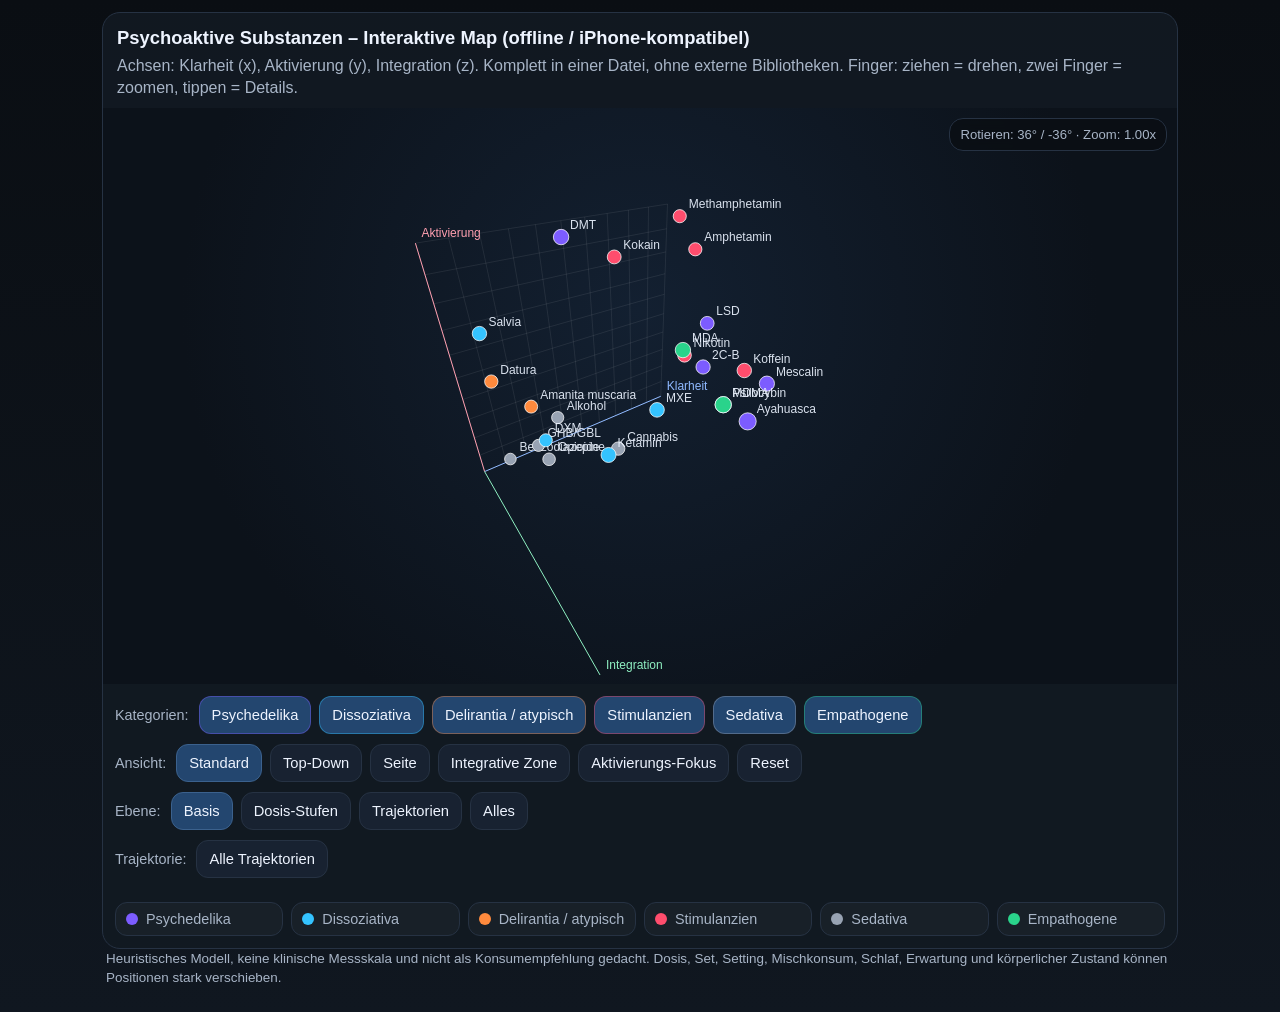
<file: index.html>
<!DOCTYPE html>
<html lang="de">
<head>
<meta charset="UTF-8">
<meta name="viewport" content="width=device-width, initial-scale=1, viewport-fit=cover">
<title>Psychoaktive Substanzen – Interaktive Map (lokal gehostet)</title>
<link rel="stylesheet" href="styles.css">
</head>
<body>
<div class="wrap">
  <div class="card">
    <div class="header">
      <h1>Psychoaktive Substanzen – Interaktive Map (offline / iPhone-kompatibel)</h1>
      <p>Achsen: Klarheit (x), Aktivierung (y), Integration (z). Komplett in einer Datei, ohne externe Bibliotheken. Finger: ziehen = drehen, zwei Finger = zoomen, tippen = Details.</p>
    </div>
    <div class="canvas-wrap">
      <canvas id="c"></canvas>
      <div class="hud" id="hud">Rotieren: 0° / 0° · Zoom: 1.00x</div>
      <div class="tooltip" id="tip"></div>
    </div>
    <div class="controls">
      <div class="row" id="catRow"><span class="label">Kategorien:</span></div>
      <div class="row">
        <span class="label">Ansicht:</span>
        <button data-view="default" class="active">Standard</button>
        <button data-view="top">Top-Down</button>
        <button data-view="side">Seite</button>
        <button data-view="integrative">Integrative Zone</button>
        <button data-view="activation">Aktivierungs-Fokus</button>
        <button id="resetBtn">Reset</button>
      </div>
      <div class="row">
        <span class="label">Ebene:</span>
        <button data-layer="base" class="active">Basis</button>
        <button data-layer="dose">Dosis-Stufen</button>
        <button data-layer="trajectories">Trajektorien</button>
        <button data-layer="all">Alles</button>
      </div>
      <div class="row">
        <span class="label">Trajektorie:</span>
        <select id="trajSelect"><option value="all">Alle Trajektorien</option></select>
      </div>
    </div>
    <div class="legend" id="legend"></div>
  </div>
  <div class="footer">Heuristisches Modell, keine klinische Messskala und nicht als Konsumempfehlung gedacht. Dosis, Set, Setting, Mischkonsum, Schlaf, Erwartung und körperlicher Zustand können Positionen stark verschieben.</div>
</div>
<script src="app.js"></script>
</body>
</html>
</file>
<file: styles.css>
:root{--bg:#0b0f14;--panel:#121922;--panel2:#182231;--text:#eef4ff;--muted:#a8b5c7;--border:#263243;--accent:#5aa0ff}
  *{box-sizing:border-box;-webkit-tap-highlight-color:transparent}
  body{margin:0;font-family:-apple-system,BlinkMacSystemFont,"Segoe UI",Roboto,Helvetica,Arial,sans-serif;background:linear-gradient(180deg,#0a0e13,#101720);color:var(--text)}
  .wrap{max-width:1100px;margin:0 auto;padding:12px}
  .card{background:rgba(18,25,34,.92);border:1px solid var(--border);border-radius:18px;overflow:hidden}
  .header{padding:14px 14px 8px}
  h1{margin:0 0 6px;font-size:1.15rem;line-height:1.2}
  p{margin:0;color:var(--muted);line-height:1.4}
  .canvas-wrap{position:relative;height:64vh;min-height:380px;background:radial-gradient(circle at 50% 35%,#132031,#0c121a 70%)}
  canvas{display:block;width:100%;height:100%;touch-action:none}
  .hud{position:absolute;right:10px;top:10px;background:rgba(10,14,19,.8);backdrop-filter:blur(6px);border:1px solid var(--border);border-radius:14px;padding:8px 10px;font-size:.82rem;color:var(--muted)}
  .tooltip{position:absolute;left:12px;bottom:12px;right:12px;background:rgba(10,14,19,.88);border:1px solid var(--border);border-radius:14px;padding:10px 12px;display:none}
  .tooltip h2{margin:0 0 4px;font-size:1rem}
  .tooltip .small{font-size:.86rem;color:var(--muted)}
  .controls{padding:12px;display:grid;gap:10px}
  .row{display:flex;flex-wrap:wrap;gap:8px;align-items:center}
  .label{font-size:.9rem;color:var(--muted);margin-right:2px}
  button,select{appearance:none;border:1px solid var(--border);background:var(--panel2);color:var(--text);padding:10px 12px;border-radius:12px;font-size:.92rem}
  button.active{background:#23466f;border-color:#3b618d}
  select{max-width:100%}
  .legend{padding:12px;display:grid;grid-template-columns:repeat(auto-fit,minmax(150px,1fr));gap:8px}
  .legend-item{display:flex;align-items:center;gap:8px;padding:8px 10px;background:rgba(255,255,255,.03);border:1px solid var(--border);border-radius:12px;color:var(--muted);font-size:.9rem}
  .dot{width:12px;height:12px;border-radius:50%}
  .footer{padding:0 4px 12px;color:var(--muted);font-size:.84rem;line-height:1.45}
  @media (max-width:640px){.canvas-wrap{height:60vh;min-height:340px}h1{font-size:1.02rem}button,select{font-size:.88rem;padding:9px 10px}}
</file>
